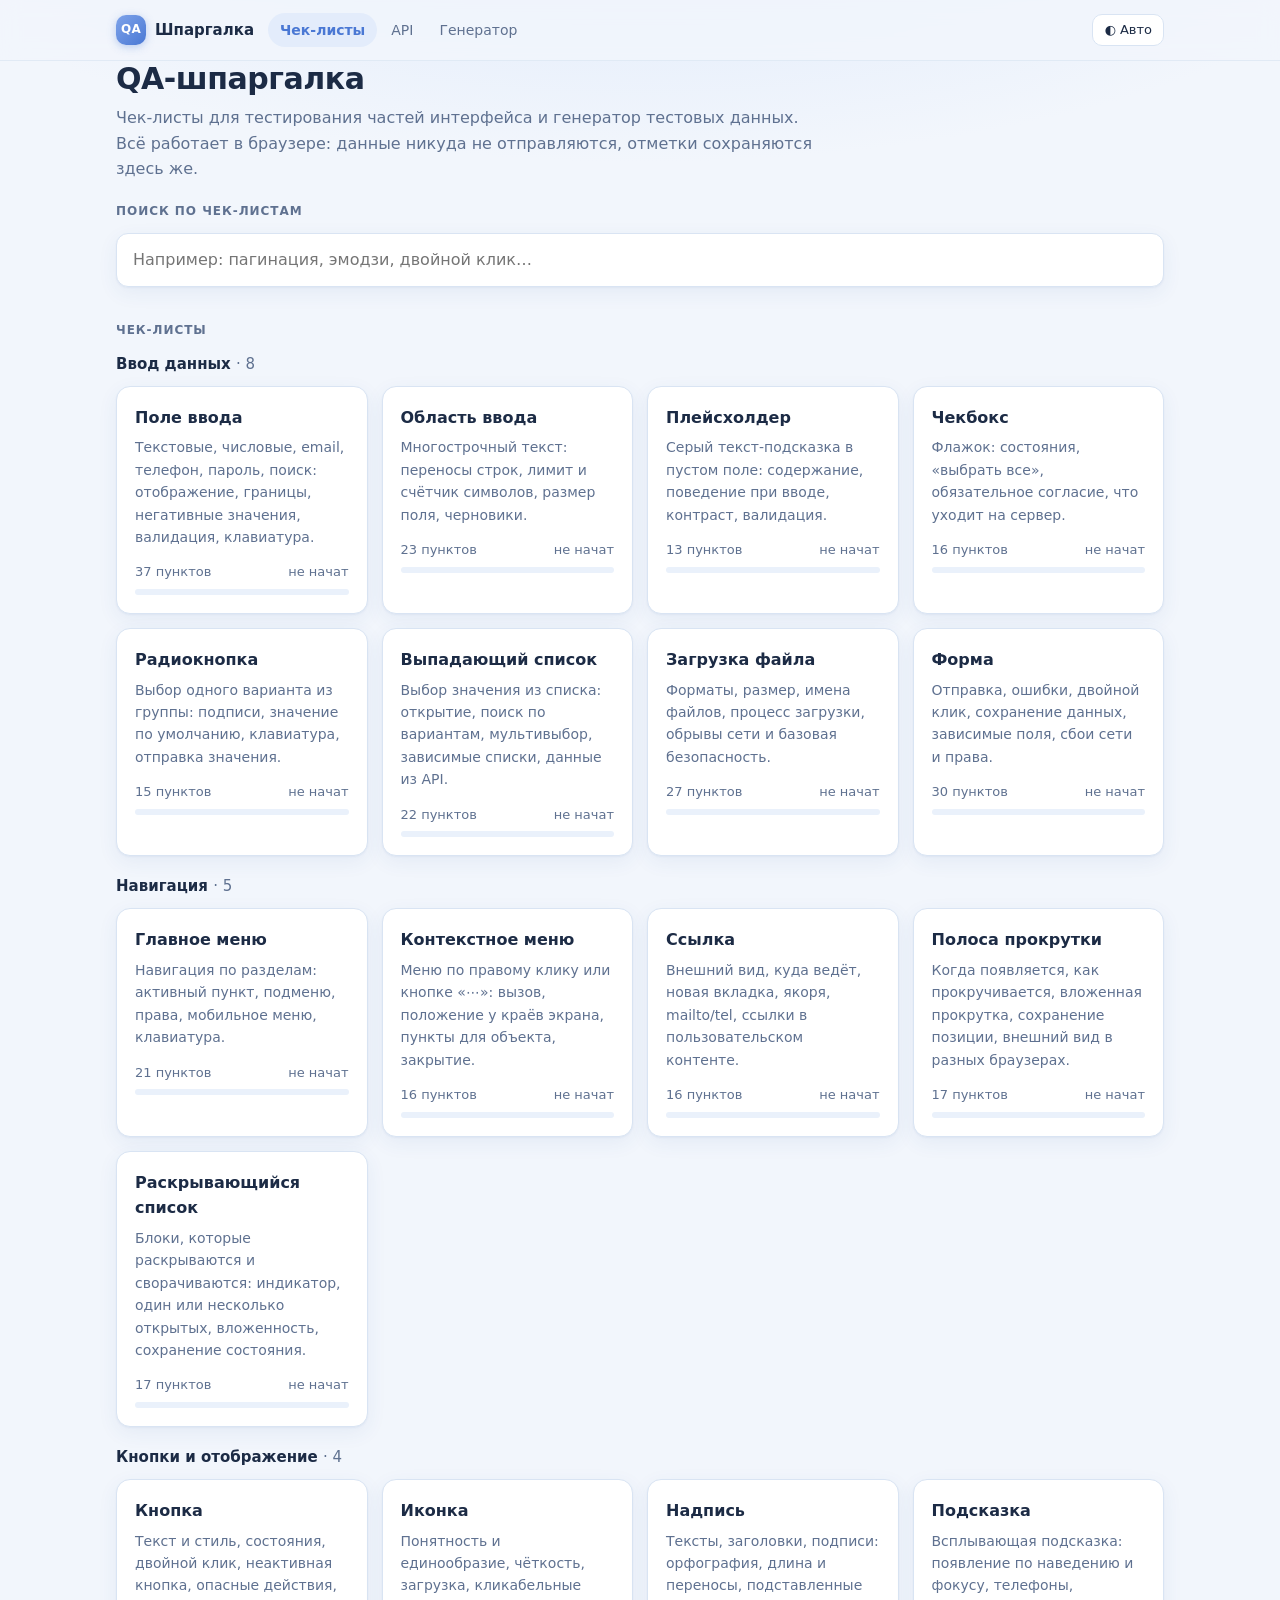
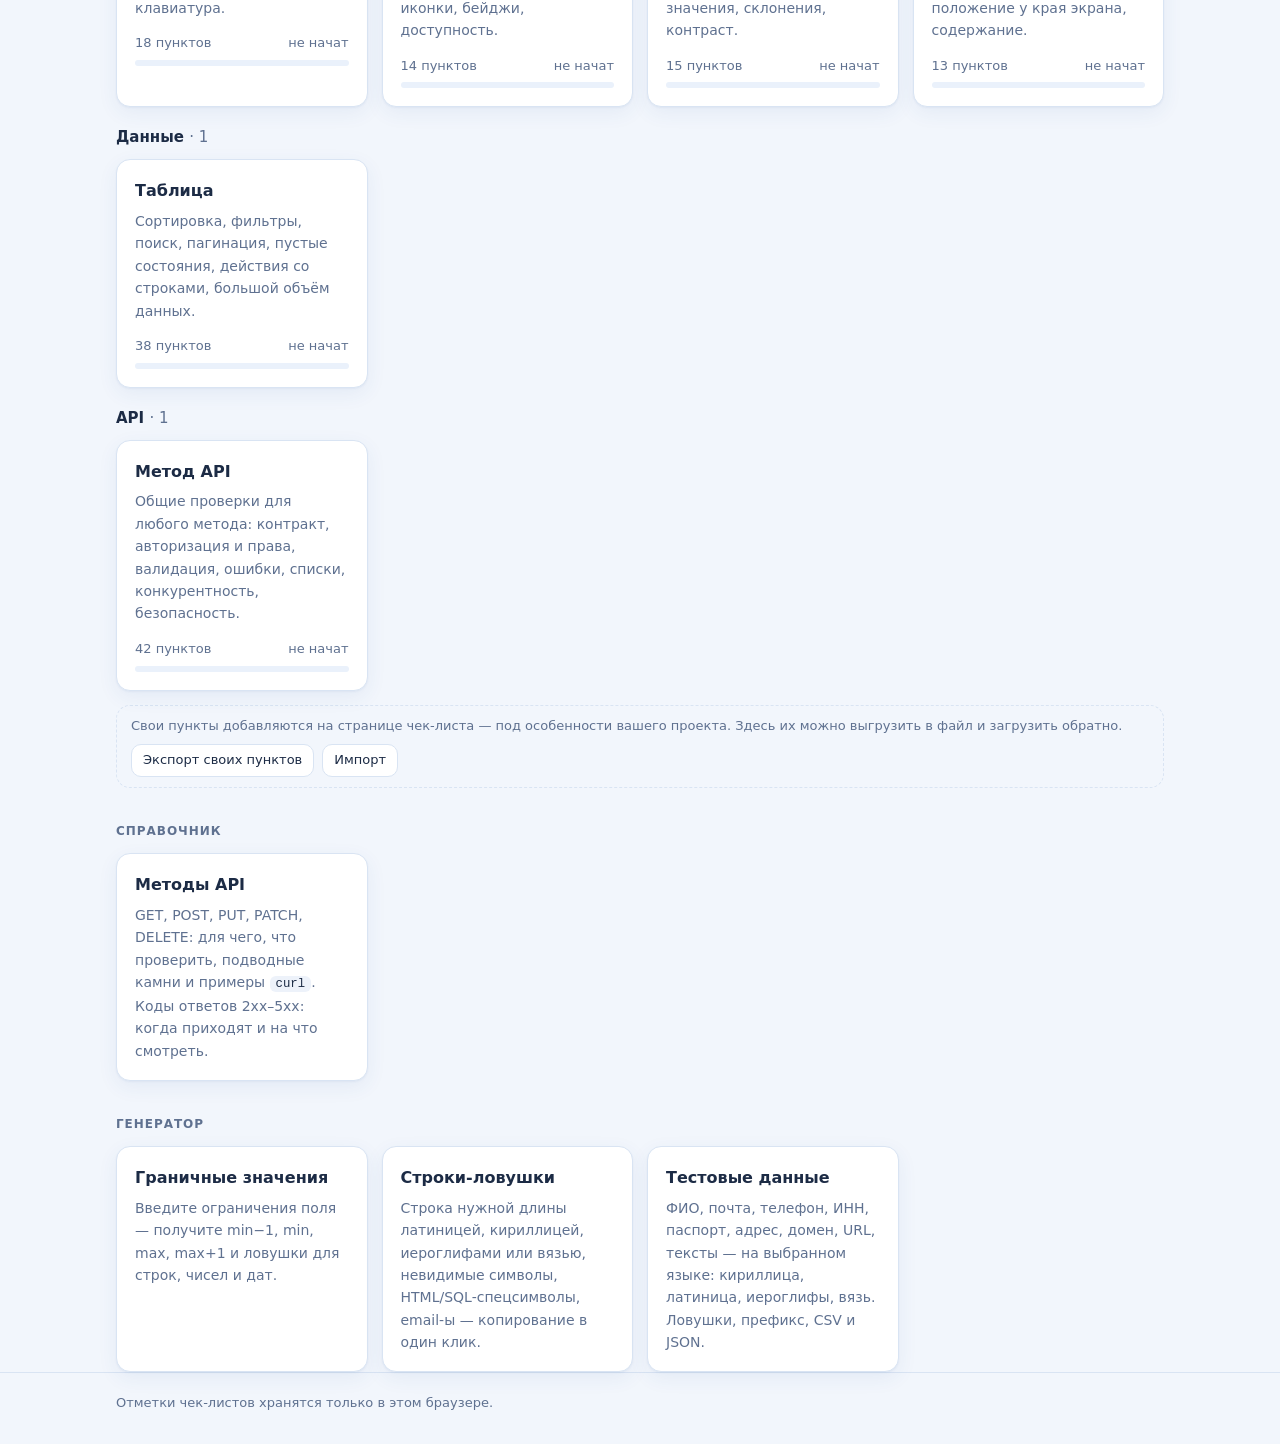
<file: index.html>
<!doctype html>
<html lang="ru">
<head>
  <meta charset="utf-8">
  <meta name="viewport" content="width=device-width, initial-scale=1">
  <title>QA-шпаргалка</title>
  <meta name="description" content="Чек-листы для тестирования элементов интерфейса и генератор тестовых данных.">
  <link rel="icon" href="data:image/svg+xml,%3Csvg xmlns='http://www.w3.org/2000/svg' viewBox='0 0 32 32'%3E%3Crect width='32' height='32' rx='8' fill='%234a78d4'/%3E%3Cpath d='M9 16.5l4.5 4.5L23 11.5' stroke='white' stroke-width='3.2' fill='none' stroke-linecap='round' stroke-linejoin='round'/%3E%3C/svg%3E">
  <link rel="stylesheet" href="assets/style.css?v=d55dda1e">
  <script src="data/checklists.js?v=96a75a4e"></script>
  <script src="assets/common.js?v=d26cf6fa"></script>
</head>
<body>
  <header id="site-header"></header>

  <main class="container">
    <h1>QA-шпаргалка</h1>
    <p class="lead">Чек-листы для тестирования частей интерфейса и генератор тестовых данных. Всё работает в браузере: данные никуда не отправляются, отметки сохраняются здесь же.</p>

    <label for="search" class="section-title" style="display:block;margin-top:8px">Поиск по чек-листам</label>
    <input id="search" class="input search" type="search" placeholder="Например: пагинация, эмодзи, двойной клик…" autocomplete="off" data-testid="home:search">
    <div id="results" class="results" data-testid="home:results"></div>

    <h2 class="section-title">Чек-листы</h2>
    <div id="checklists" data-testid="home:checklists"></div>
    <div class="own-bar small muted" style="margin-top:14px">
      <span id="own-summary" data-testid="home:own-summary"></span>
      <span class="spacer"></span>
      <button class="btn small" id="export-own" type="button" data-testid="custom:export">Экспорт своих пунктов</button>
      <button class="btn small" id="import-own" type="button" data-testid="custom:import">Импорт</button>
    </div>

    <h2 class="section-title">Справочник</h2>
    <div class="grid">
      <a class="card" href="api.html" data-testid="home:api">
        <h3>Методы API</h3>
        <p>GET, POST, PUT, PATCH, DELETE: для чего, что проверить, подводные камни и примеры <code>curl</code>. Коды ответов 2xx–5xx: когда приходят и на что смотреть.</p>
      </a>
    </div>

    <h2 class="section-title">Генератор</h2>
    <div class="grid">
      <a class="card" href="generator.html#boundary" data-testid="home:gen-boundary">
        <h3>Граничные значения</h3>
        <p>Введите ограничения поля — получите min−1, min, max, max+1 и ловушки для строк, чисел и дат.</p>
      </a>
      <a class="card" href="generator.html#strings" data-testid="home:gen-strings">
        <h3>Строки-ловушки</h3>
        <p>Строка нужной длины латиницей, кириллицей, иероглифами или вязью, невидимые символы, HTML/SQL-спецсимволы, email-ы — копирование в один клик.</p>
      </a>
      <a class="card" href="generator.html#data" data-testid="home:gen-data">
        <h3>Тестовые данные</h3>
        <p>ФИО, почта, телефон, ИНН, паспорт, адрес, домен, URL, тексты — на выбранном языке: кириллица, латиница, иероглифы, вязь. Ловушки, префикс, CSV и JSON.</p>
      </a>
    </div>
  </main>

  <footer class="site">
    <div class="container">Отметки чек-листов хранятся только в этом браузере.</div>
  </footer>

  <script src="assets/index.js?v=f702dd15"></script>
</body>
</html>
</file>
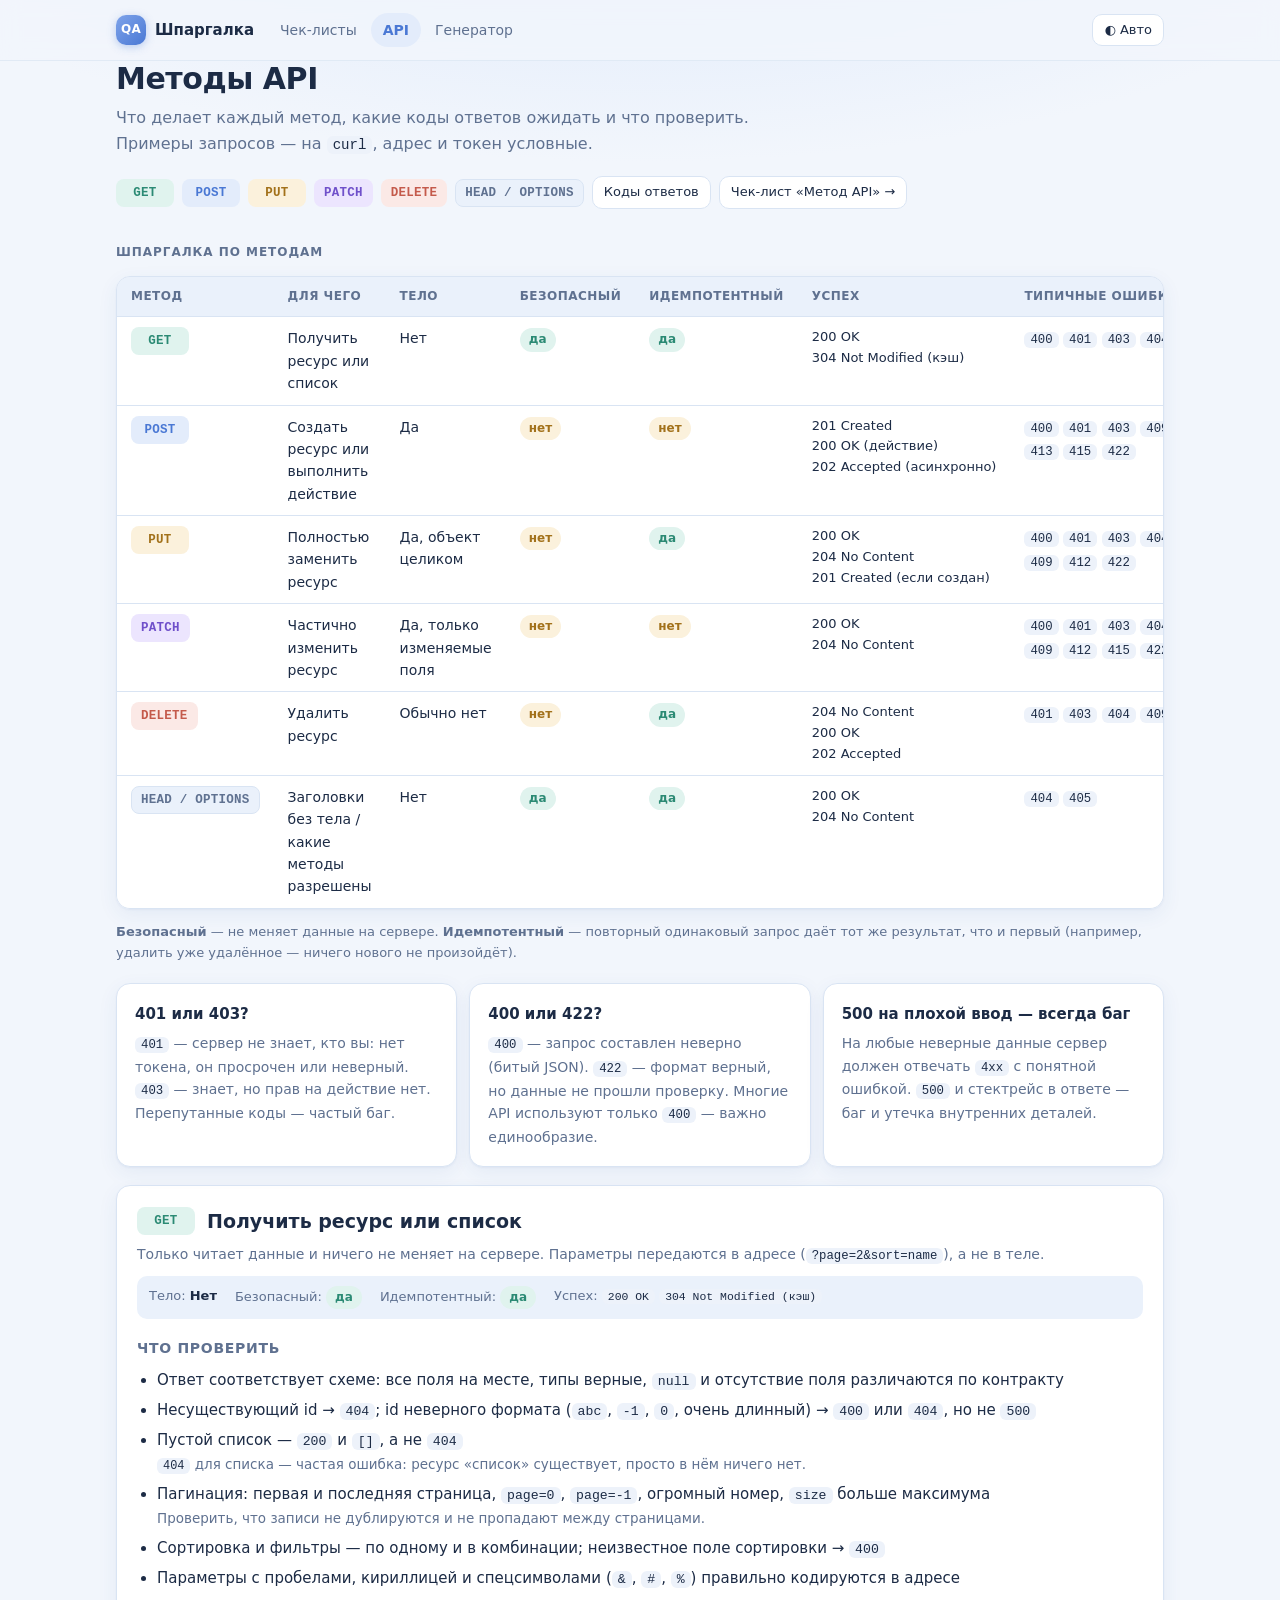
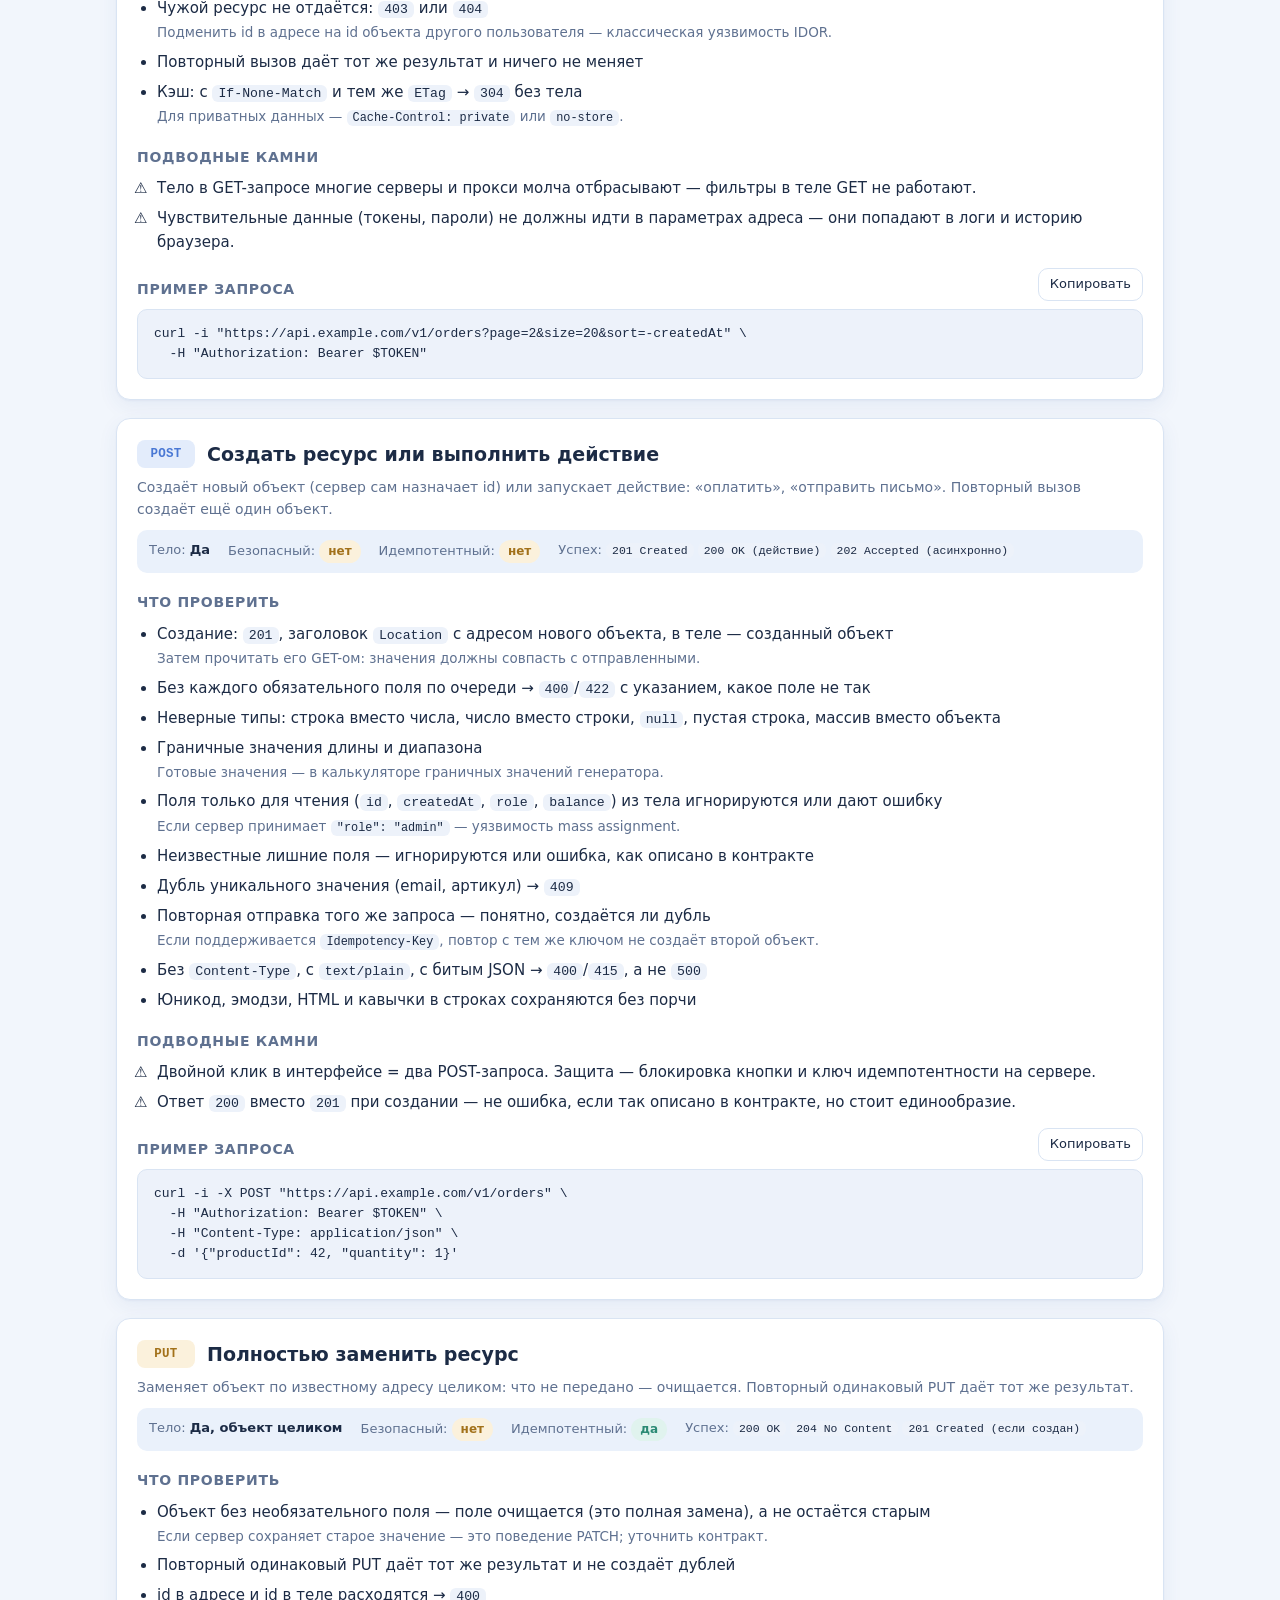
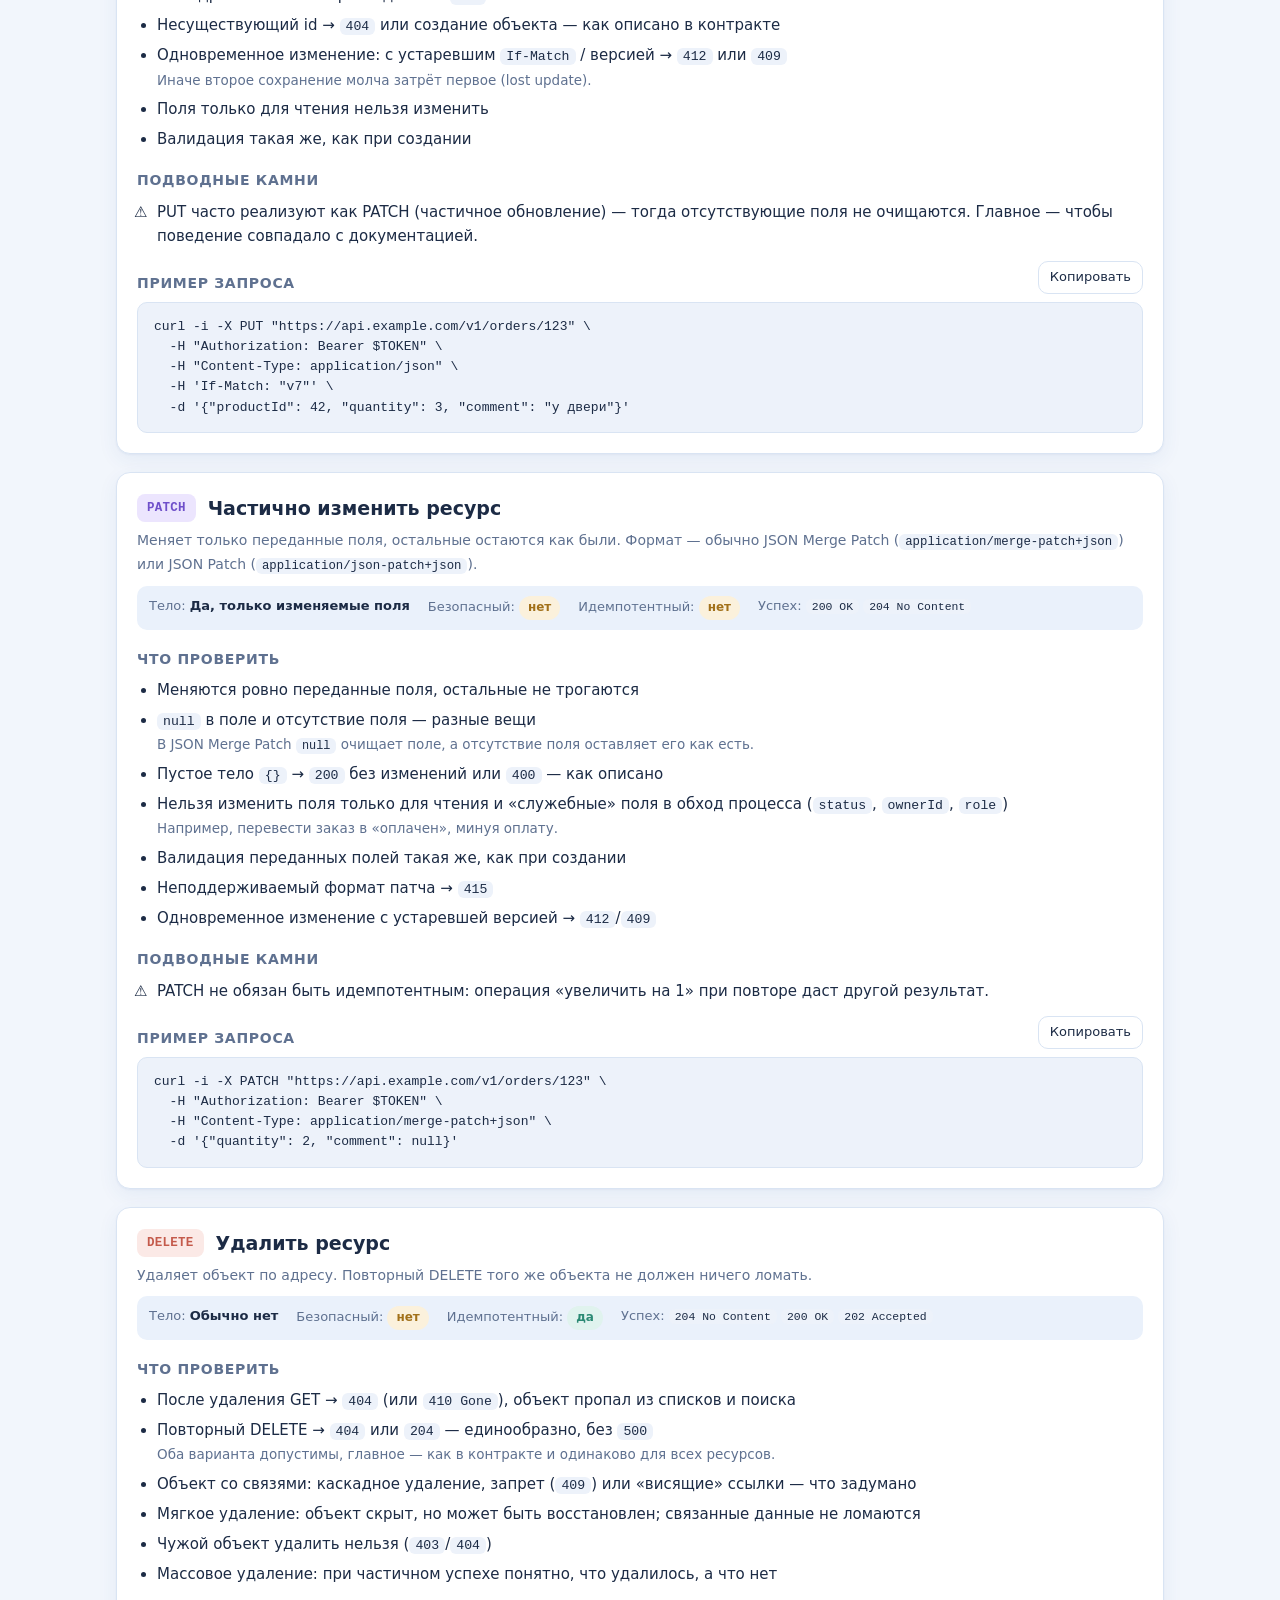
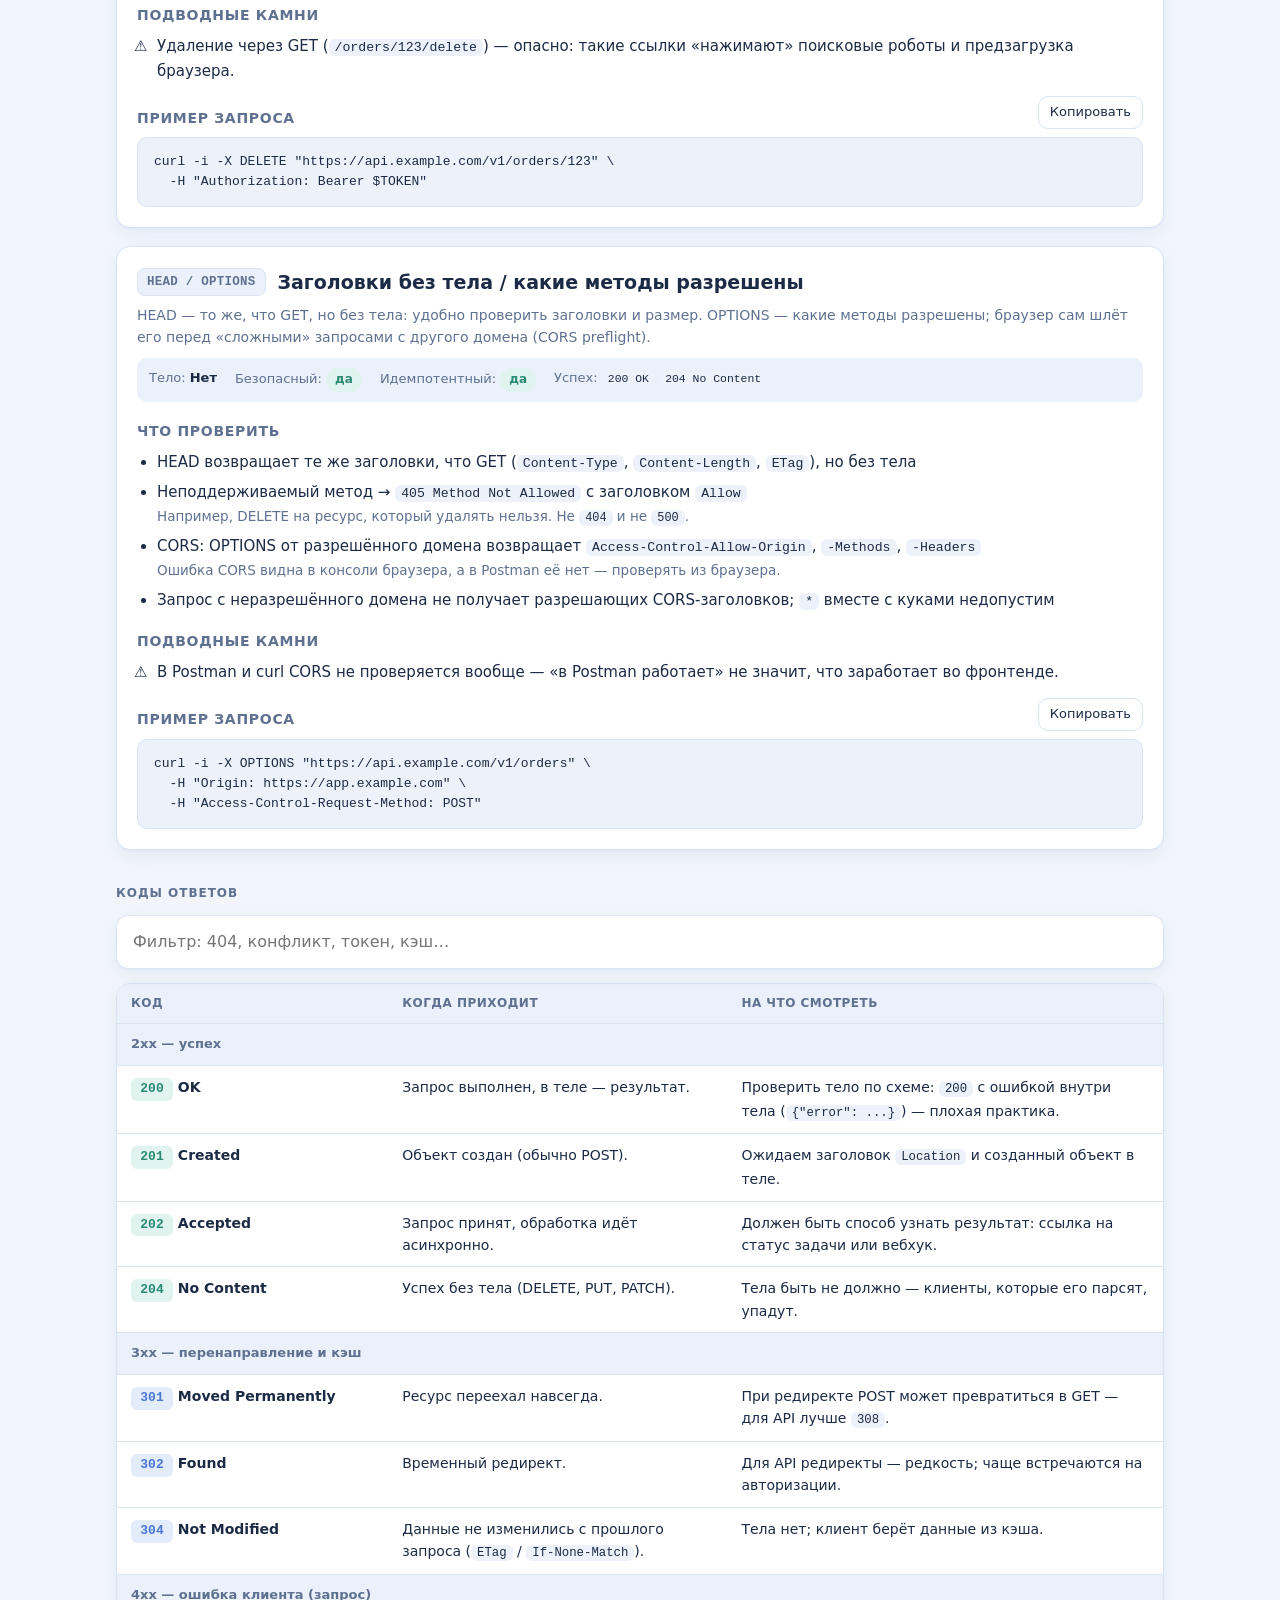
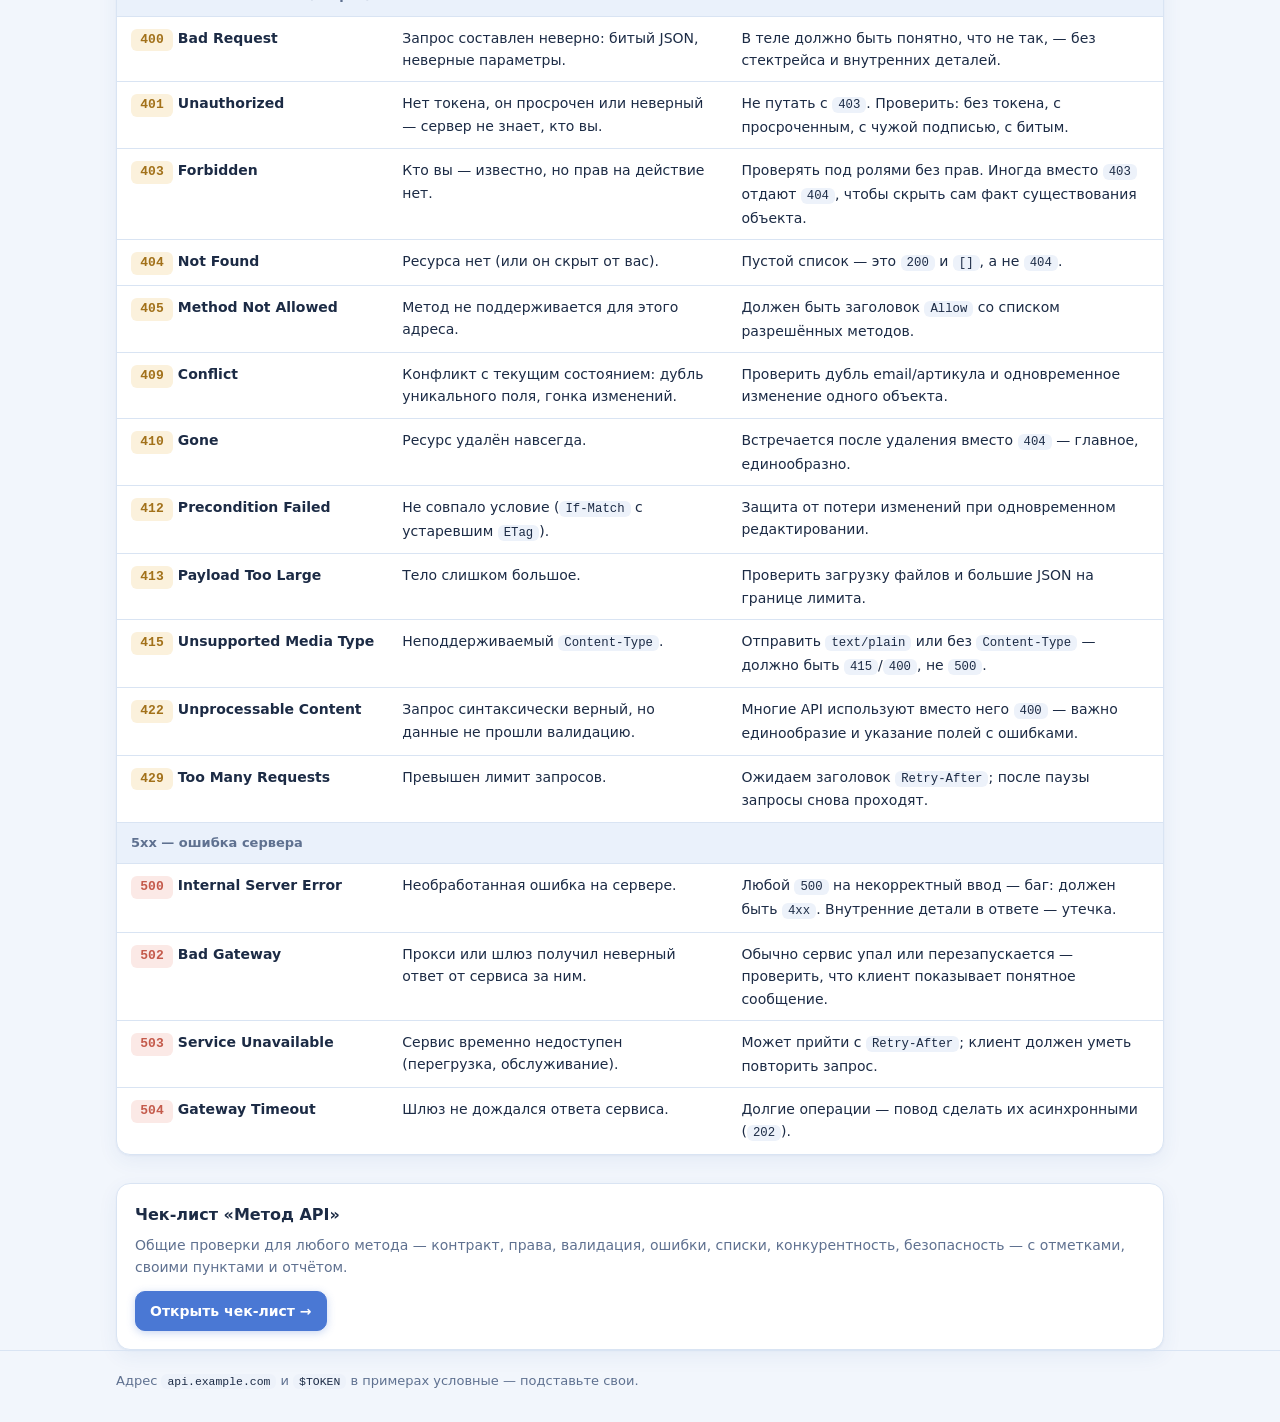
<file: api.html>
<!doctype html>
<html lang="ru">
<head>
  <meta charset="utf-8">
  <meta name="viewport" content="width=device-width, initial-scale=1">
  <title>Методы API — QA-шпаргалка</title>
  <meta name="description" content="Подсказки по тестированию методов API: GET, POST, PUT, PATCH, DELETE и коды ответов.">
  <link rel="icon" href="data:image/svg+xml,%3Csvg xmlns='http://www.w3.org/2000/svg' viewBox='0 0 32 32'%3E%3Crect width='32' height='32' rx='8' fill='%234a78d4'/%3E%3Cpath d='M9 16.5l4.5 4.5L23 11.5' stroke='white' stroke-width='3.2' fill='none' stroke-linecap='round' stroke-linejoin='round'/%3E%3C/svg%3E">
  <link rel="stylesheet" href="assets/style.css?v=d55dda1e">
  <script src="data/checklists.js?v=96a75a4e"></script>
  <script src="data/api.js?v=7fff94e8"></script>
  <script src="assets/common.js?v=d26cf6fa"></script>
</head>
<body>
  <header id="site-header"></header>

  <main class="container">
    <h1>Методы API</h1>
    <p class="lead">Что делает каждый метод, какие коды ответов ожидать и что проверить. Примеры запросов — на <code>curl</code>, адрес и токен условные.</p>

    <nav class="jump" aria-label="Разделы страницы" id="jump" data-testid="api:jump"></nav>

    <h2 class="section-title" id="overview">Шпаргалка по методам</h2>
    <div class="table-wrap">
      <table class="data api-table" data-testid="api:overview">
        <thead>
          <tr><th>Метод</th><th>Для чего</th><th>Тело</th><th>Безопасный</th><th>Идемпотентный</th><th>Успех</th><th>Типичные ошибки</th></tr>
        </thead>
        <tbody id="overview-rows"></tbody>
      </table>
    </div>
    <p class="small muted">
      <b>Безопасный</b> — не меняет данные на сервере. <b>Идемпотентный</b> — повторный одинаковый запрос даёт тот же результат, что и первый (например, удалить уже удалённое — ничего нового не произойдёт).
    </p>

    <div class="tips">
      <div class="card tip">
        <h3>401 или 403?</h3>
        <p><code>401</code> — сервер не знает, кто вы: нет токена, он просрочен или неверный. <code>403</code> — знает, но прав на действие нет. Перепутанные коды — частый баг.</p>
      </div>
      <div class="card tip">
        <h3>400 или 422?</h3>
        <p><code>400</code> — запрос составлен неверно (битый JSON). <code>422</code> — формат верный, но данные не прошли проверку. Многие API используют только <code>400</code> — важно единообразие.</p>
      </div>
      <div class="card tip">
        <h3>500 на плохой ввод — всегда баг</h3>
        <p>На любые неверные данные сервер должен отвечать <code>4xx</code> с понятной ошибкой. <code>500</code> и стектрейс в ответе — баг и утечка внутренних деталей.</p>
      </div>
    </div>

    <div id="methods" data-testid="api:methods"></div>

    <h2 class="section-title" id="codes">Коды ответов</h2>
    <input class="input search" id="codes-filter" type="search" placeholder="Фильтр: 404, конфликт, токен, кэш…" autocomplete="off" data-testid="api:codes-filter">
    <div class="table-wrap">
      <table class="data codes-table" data-testid="api:codes">
        <thead><tr><th>Код</th><th>Когда приходит</th><th>На что смотреть</th></tr></thead>
        <tbody id="codes-rows"></tbody>
      </table>
    </div>
    <p class="small muted" id="codes-empty" hidden>Ничего не найдено.</p>

    <div class="card api-checklist-link">
      <h3>Чек-лист «Метод API»</h3>
      <p>Общие проверки для любого метода — контракт, права, валидация, ошибки, списки, конкурентность, безопасность — с отметками, своими пунктами и отчётом.</p>
      <p style="margin-top:12px"><a class="btn primary" href="checklist.html?id=api" data-testid="api:checklist-link">Открыть чек-лист →</a></p>
    </div>
  </main>

  <footer class="site">
    <div class="container">Адрес <code>api.example.com</code> и <code>$TOKEN</code> в примерах условные — подставьте свои.</div>
  </footer>

  <script src="assets/api.js?v=eee8d640"></script>
</body>
</html>
</file>
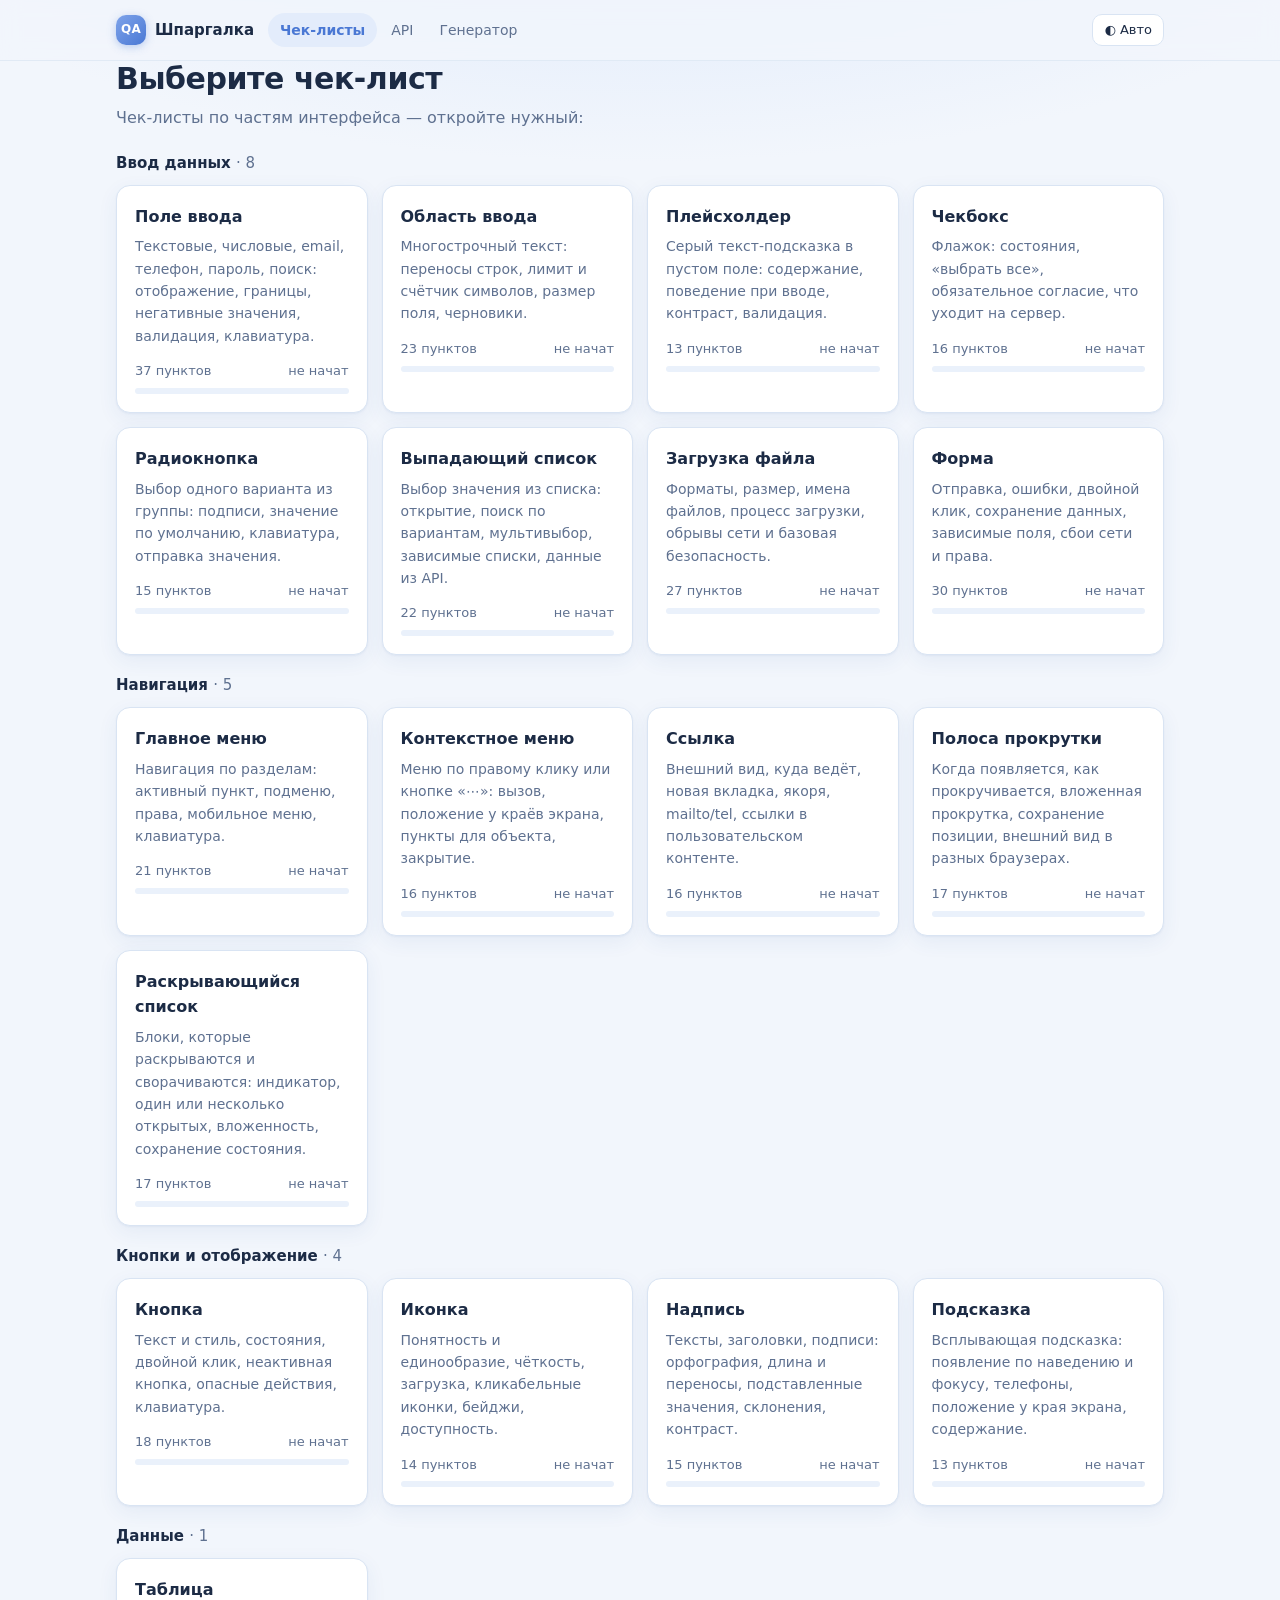
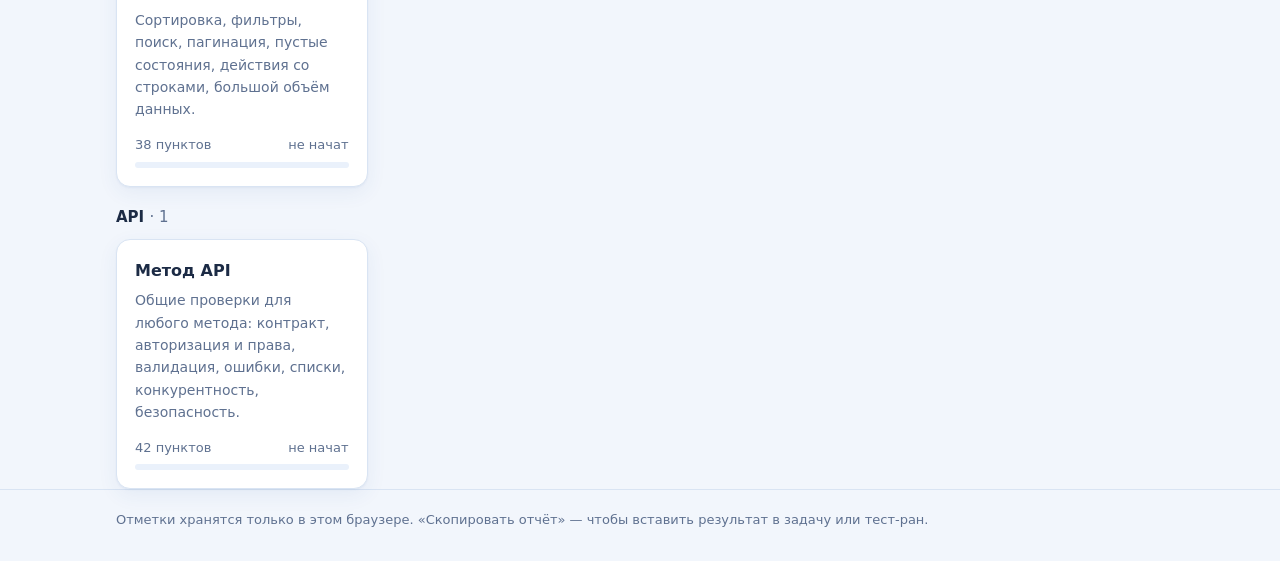
<file: checklist.html>
<!doctype html>
<html lang="ru">
<head>
  <meta charset="utf-8">
  <meta name="viewport" content="width=device-width, initial-scale=1">
  <title>Чек-лист — QA-шпаргалка</title>
  <link rel="icon" href="data:image/svg+xml,%3Csvg xmlns='http://www.w3.org/2000/svg' viewBox='0 0 32 32'%3E%3Crect width='32' height='32' rx='8' fill='%234a78d4'/%3E%3Cpath d='M9 16.5l4.5 4.5L23 11.5' stroke='white' stroke-width='3.2' fill='none' stroke-linecap='round' stroke-linejoin='round'/%3E%3C/svg%3E">
  <link rel="stylesheet" href="assets/style.css?v=d55dda1e">
  <script src="data/checklists.js?v=96a75a4e"></script>
  <script src="assets/common.js?v=d26cf6fa"></script>
</head>
<body>
  <header id="site-header"></header>
  <main class="container" id="app"></main>
  <footer class="site">
    <div class="container">Отметки хранятся только в этом браузере. «Скопировать отчёт» — чтобы вставить результат в задачу или тест-ран.</div>
  </footer>
  <script src="assets/checklist.js?v=33ca232a"></script>
</body>
</html>
</file>
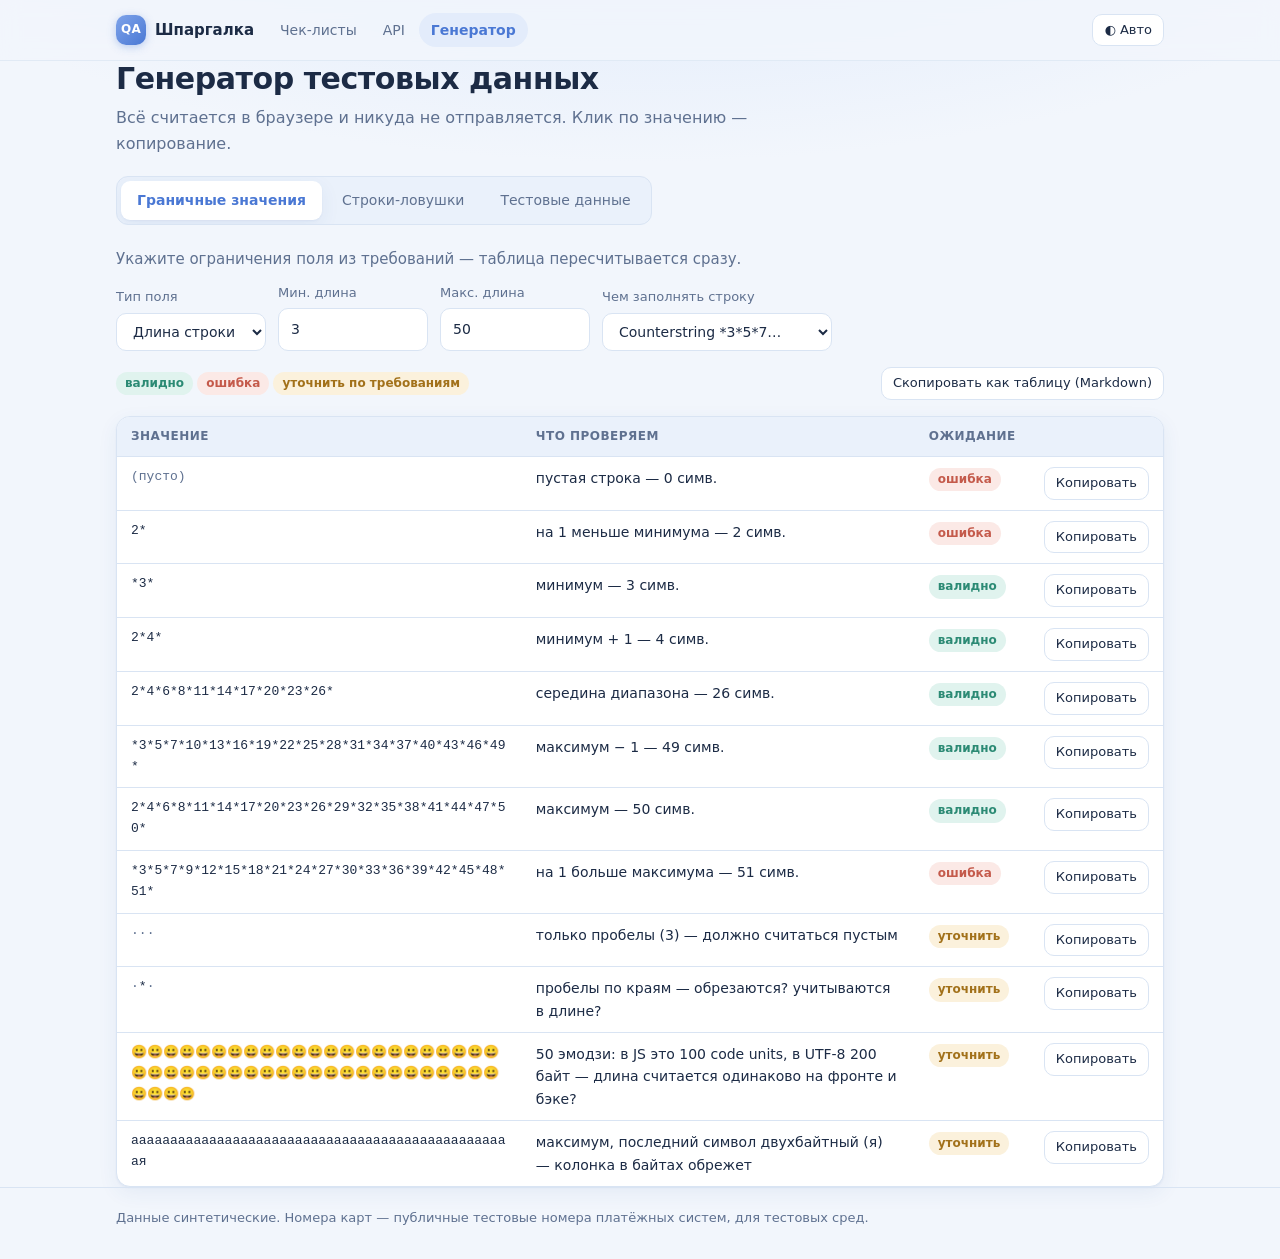
<file: generator.html>
<!doctype html>
<html lang="ru">
<head>
  <meta charset="utf-8">
  <meta name="viewport" content="width=device-width, initial-scale=1">
  <title>Генератор — QA-шпаргалка</title>
  <link rel="icon" href="data:image/svg+xml,%3Csvg xmlns='http://www.w3.org/2000/svg' viewBox='0 0 32 32'%3E%3Crect width='32' height='32' rx='8' fill='%234a78d4'/%3E%3Cpath d='M9 16.5l4.5 4.5L23 11.5' stroke='white' stroke-width='3.2' fill='none' stroke-linecap='round' stroke-linejoin='round'/%3E%3C/svg%3E">
  <link rel="stylesheet" href="assets/style.css?v=d55dda1e">
  <script src="data/checklists.js?v=96a75a4e"></script>
  <script src="assets/common.js?v=d26cf6fa"></script>
</head>
<body>
  <header id="site-header"></header>

  <main class="container">
    <h1>Генератор тестовых данных</h1>
    <p class="lead">Всё считается в браузере и никуда не отправляется. Клик по значению — копирование.</p>

    <div class="tabs" role="tablist">
      <button class="tab" role="tab" id="tab-boundary" aria-controls="boundary" data-tab="boundary" data-testid="generator:tab-boundary">Граничные значения</button>
      <button class="tab" role="tab" id="tab-strings" aria-controls="strings" data-tab="strings" data-testid="generator:tab-strings">Строки-ловушки</button>
      <button class="tab" role="tab" id="tab-data" aria-controls="data" data-tab="data" data-testid="generator:tab-data">Тестовые данные</button>
    </div>

    <!-- Граничные значения -->
    <section class="panel" id="boundary" role="tabpanel" aria-labelledby="tab-boundary">
      <p class="muted">Укажите ограничения поля из требований — таблица пересчитывается сразу.</p>
      <div class="form-row">
        <label class="field">Тип поля
          <select class="input" id="b-type" data-testid="boundary:type">
            <option value="string">Длина строки</option>
            <option value="int">Целое число</option>
            <option value="decimal">Дробное число</option>
            <option value="date">Дата</option>
          </select>
        </label>
        <label class="field"><span id="b-min-label">Минимум</span>
          <input class="input" id="b-min" data-testid="boundary:min">
        </label>
        <label class="field"><span id="b-max-label">Максимум</span>
          <input class="input" id="b-max" data-testid="boundary:max">
        </label>
        <label class="field" id="b-step-field">Шаг
          <input class="input" id="b-step" type="number" value="0.01" step="any" data-testid="boundary:step">
        </label>
        <label class="field wide" id="b-fill-field">Чем заполнять строку
          <select class="input" id="b-fill" data-testid="boundary:fill"></select>
        </label>
        <label class="field" id="b-format-field">Формат даты
          <select class="input" id="b-format" data-testid="boundary:format"></select>
        </label>
      </div>
      <p class="error" id="b-error" role="alert" data-testid="boundary:error" hidden></p>
      <div class="toolbar">
        <span class="small muted" id="b-legend"><span class="tag ok">валидно</span> <span class="tag bad">ошибка</span> <span class="tag check">уточнить по требованиям</span></span>
        <span class="spacer"></span>
        <button class="btn small" id="b-copy-md" type="button" data-testid="boundary:copy-markdown">Скопировать как таблицу (Markdown)</button>
      </div>
      <div class="table-wrap">
        <table class="data">
          <thead><tr><th>Значение</th><th>Что проверяем</th><th>Ожидание</th><th></th></tr></thead>
          <tbody id="b-rows" data-testid="boundary:rows"></tbody>
        </table>
      </div>
    </section>

    <!-- Строки -->
    <section class="panel" id="strings" role="tabpanel" aria-labelledby="tab-strings" hidden>
      <h2>Строка заданной длины</h2>
      <p class="muted small">Counterstring <code>*3*5*7*9*12*</code> — по обрезанному значению сразу видно, сколько символов приняло поле: число перед последней звёздочкой и есть длина.</p>
      <div class="form-row">
        <label class="field">Длина
          <input class="input" id="s-len" type="number" min="0" max="1000000" value="256" data-testid="strings:length">
        </label>
        <label class="field wide">Заполнение
          <select class="input" id="s-fill" data-testid="strings:fill"></select>
        </label>
        <button class="btn primary" id="s-copy" type="button" data-testid="strings:copy">Скопировать</button>
        <button class="btn" id="s-download" type="button" data-testid="strings:download">Скачать .txt</button>
      </div>
      <p class="small muted" id="s-info" data-testid="strings:info"></p>
      <textarea class="input" id="s-out" readonly data-testid="strings:output" aria-label="Сгенерированная строка"></textarea>

      <h2>Готовые наборы</h2>
      <p class="muted small">Клик по значению копирует его. Подписи в скобках — пояснение, копируется только само значение.</p>
      <div class="legend"><span class="l-ok">валидное</span><span class="l-bad">невалидное</span></div>
      <div id="s-sets" data-testid="strings:sets"></div>
    </section>

    <!-- Наборы данных -->
    <section class="panel" id="data" role="tabpanel" aria-labelledby="tab-data" hidden>
      <p class="muted">Выберите язык и поля. Имена, отчество, адрес, телефон и тексты — на выбранном языке; почта — латиницей и всегда на <code>@example.com</code>, домены — только в зарезервированных тестовых зонах (<code>*.example.com</code>, <code>.test</code>, <code>пример.испытание</code>…), письма не уйдут реальным людям. ИНН — с валидными контрольными цифрами, паспорт — в формате РФ.</p>
      <div class="form-row">
        <label class="field wide">Язык данных
          <select class="input" id="d-lang" data-testid="data:lang"></select>
        </label>
        <label class="field wide">Страна телефона
          <select class="input" id="d-phone" data-testid="data:phone-country"></select>
        </label>
        <div class="field wide ms" id="d-cols-wrap">
          <span id="d-cols-label">Поля</span>
          <button class="input ms-toggle" id="d-cols-toggle" type="button" aria-haspopup="true" aria-expanded="false" aria-controls="d-cols-panel" aria-labelledby="d-cols-label d-cols-toggle" data-testid="data:columns-toggle">
            <span class="ms-value" id="d-cols-value"></span><span class="ms-arrow" aria-hidden="true">▾</span>
          </button>
          <div class="ms-panel" id="d-cols-panel" role="group" aria-label="Поля набора" hidden data-testid="data:columns-panel">
            <div class="ms-list" id="d-cols" data-testid="data:columns"></div>
            <div class="ms-actions">
              <button class="btn small" type="button" id="d-cols-all" data-testid="data:columns-all">Все</button>
              <button class="btn small" type="button" id="d-cols-default" data-testid="data:columns-default">По умолчанию</button>
              <span class="spacer"></span>
              <button class="btn small primary" type="button" id="d-cols-done" data-testid="data:columns-done">Готово</button>
            </div>
          </div>
        </div>
      </div>
      <p class="small muted lang-note" id="d-lang-note"></p>
      <div class="form-row" style="margin-top:16px">
        <label class="field">Строк
          <input class="input" id="d-count" type="number" min="1" max="1000" value="10" data-testid="data:count">
        </label>
        <label class="field wide">Префикс
          <input class="input" id="d-prefix" placeholder="например, QA_ или test-{n}-" autocomplete="off" data-testid="data:prefix">
        </label>
        <div class="field wide ms" id="d-pfx-wrap">
          <span id="d-pfx-label">Куда ставить префикс</span>
          <button class="input ms-toggle" id="d-pfx-toggle" type="button" aria-haspopup="true" aria-expanded="false" aria-controls="d-pfx-panel" aria-labelledby="d-pfx-label d-pfx-toggle" data-testid="data:prefix-fields-toggle">
            <span class="ms-value" id="d-pfx-value"></span><span class="ms-arrow" aria-hidden="true">▾</span>
          </button>
          <div class="ms-panel" id="d-pfx-panel" role="group" aria-label="Поля с префиксом" hidden data-testid="data:prefix-fields-panel">
            <div class="ms-list" id="d-pfx-list" data-testid="data:prefix-fields"></div>
            <div class="ms-actions">
              <button class="btn small" type="button" id="d-pfx-all" data-testid="data:prefix-fields-all">Все</button>
              <button class="btn small" type="button" id="d-pfx-default" data-testid="data:prefix-fields-default">По умолчанию</button>
              <span class="spacer"></span>
              <button class="btn small primary" type="button" id="d-pfx-done" data-testid="data:prefix-fields-done">Готово</button>
            </div>
          </div>
        </div>
        <label class="field wide">Ловушки
          <select class="input" id="d-traps" data-testid="data:traps"></select>
        </label>
        <label class="field">Разделитель CSV
          <select class="input" id="d-sep" data-testid="data:separator">
            <option value=";">; (Excel в RU-локали)</option>
            <option value=",">, (запятая)</option>
            <option value="&#9;">Tab</option>
          </select>
        </label>
        <button class="btn primary" id="d-gen" type="button" data-testid="data:generate">Сгенерировать</button>
      </div>
      <div class="prefix-hint small muted">
        <span>Префикс помечает тестовые записи, чтобы потом найти и удалить их одним запросом. <span id="d-prefix-where" data-testid="data:prefix-where"></span> Телефон, ИНН, паспорт и ловушки не трогает.</span>
        <span><code>{n}</code> — номер строки, <code>{date}</code> — сегодняшняя дата (ГГГГММДД). Быстрый выбор:
          <button class="btn small" type="button" data-prefix="QA_" data-testid="data:prefix-preset">QA_</button>
          <button class="btn small" type="button" data-prefix="autotest_" data-testid="data:prefix-preset">autotest_</button>
          <button class="btn small" type="button" data-prefix="test-{n}-" data-testid="data:prefix-preset">test-{n}-</button>
          <button class="btn small" type="button" data-prefix="qa{date}_" data-testid="data:prefix-preset">qa{date}_</button>
          <button class="btn small" type="button" data-prefix="" data-testid="data:prefix-preset">без префикса</button>
        </span>
      </div>
      <p class="error" id="d-error" role="alert" data-testid="data:error" hidden></p>
      <div class="toolbar">
        <span class="small muted" id="d-info" data-testid="data:info"></span>
        <span class="spacer"></span>
        <button class="btn small" id="d-copy-csv" type="button" data-testid="data:copy-csv">Копировать CSV</button>
        <button class="btn small" id="d-copy-json" type="button" data-testid="data:copy-json">Копировать JSON</button>
        <button class="btn small" id="d-dl-csv" type="button" data-testid="data:download-csv">Скачать CSV</button>
        <button class="btn small" id="d-dl-json" type="button" data-testid="data:download-json">Скачать JSON</button>
      </div>
      <div class="table-wrap">
        <table class="data cells"><thead id="d-head"></thead><tbody id="d-rows" data-testid="data:rows"></tbody></table>
      </div>
      <p class="small muted">Клик по ячейке копирует её значение целиком. В таблице — первые 50 строк, в CSV/JSON — все.
        Ловушки (<span class="trap-sample">подсвечены</span>) — пустые, граничные и необычные значения в почте, текстах, наборах слов, доменах и URL; часть из них невалидна намеренно.</p>
    </section>
  </main>

  <footer class="site">
    <div class="container">Данные синтетические. Номера карт — публичные тестовые номера платёжных систем, для тестовых сред.</div>
  </footer>

  <script src="assets/gen-core.js?v=bddb6378"></script>
  <script src="assets/generator.js?v=ed4cced9"></script>
</body>
</html>
</file>
<file: assets/style.css>
/* Мягкая синяя гамма: светлая — бледно-голубой фон и тёмно-синий текст, тёмная — глубокий navy */
:root {
  --bg: #f2f6fc;
  --glow: #dce8fb;
  --surface: #ffffff;
  --surface-2: #eaf1fb;
  --text: #1c2b45;
  --muted: #5f7190;
  --border: #d9e4f3;
  --accent: #4a78d4;
  --accent-strong: #3864bf;
  --accent-light: #7ea3ea;
  --accent-soft: #e3ecfb;
  --on-accent: #ffffff;
  --ok: #2b8a74;
  --ok-soft: #e0f3ee;
  --bad: #c45a4b;
  --bad-soft: #fbe9e6;
  --warn: #a2711a;
  --warn-soft: #fbf1dc;
  --code-bg: #edf2fa;
  --shadow: 0 1px 2px rgba(40, 80, 150, .05), 0 6px 20px rgba(40, 80, 150, .07);
  --shadow-hover: 0 2px 4px rgba(40, 80, 150, .07), 0 12px 28px rgba(40, 80, 150, .12);
  --radius: 14px;
  --font: system-ui, -apple-system, "Segoe UI", Roboto, sans-serif;
  --mono: ui-monospace, "Cascadia Code", Consolas, "Liberation Mono", monospace;
  color-scheme: light;
}

@media (prefers-color-scheme: dark) {
  :root:not([data-theme="light"]) {
    --bg: #0f1828;
    --glow: #1b2f52;
    --surface: #16223a;
    --surface-2: #1c2a45;
    --text: #e2eaf7;
    --muted: #94a6c4;
    --border: #2a3a58;
    --accent: #8fb1f5;
    --accent-strong: #a9c3f8;
    --accent-light: #5f86d4;
    --accent-soft: #1f3256;
    --on-accent: #0d1830;
    --ok: #5ccaa9;
    --ok-soft: #173a33;
    --bad: #f09a8a;
    --bad-soft: #3d2228;
    --warn: #e8c069;
    --warn-soft: #3a3120;
    --code-bg: #1f2d48;
    --shadow: 0 1px 2px rgba(0, 0, 0, .25);
    --shadow-hover: 0 4px 18px rgba(0, 0, 0, .35);
    color-scheme: dark;
  }
}

:root[data-theme="dark"] {
  --bg: #0f1828;
  --glow: #1b2f52;
  --surface: #16223a;
  --surface-2: #1c2a45;
  --text: #e2eaf7;
  --muted: #94a6c4;
  --border: #2a3a58;
  --accent: #8fb1f5;
  --accent-strong: #a9c3f8;
  --accent-light: #5f86d4;
  --accent-soft: #1f3256;
  --on-accent: #0d1830;
  --ok: #5ccaa9;
  --ok-soft: #173a33;
  --bad: #f09a8a;
  --bad-soft: #3d2228;
  --warn: #e8c069;
  --warn-soft: #3a3120;
  --code-bg: #1f2d48;
  --shadow: 0 1px 2px rgba(0, 0, 0, .25);
  --shadow-hover: 0 4px 18px rgba(0, 0, 0, .35);
  color-scheme: dark;
}

* { box-sizing: border-box; }
[hidden] { display: none !important; }
html { -webkit-text-size-adjust: 100%; }
body {
  margin: 0;
  min-height: 100vh;
  background: radial-gradient(1100px 420px at 50% -140px, var(--glow), transparent 72%) no-repeat, var(--bg);
  color: var(--text);
  font: 15px/1.6 var(--font);
}
a { color: var(--accent); }
:focus-visible { outline: 2px solid var(--accent); outline-offset: 2px; border-radius: 6px; }
::selection { background: var(--accent-soft); }
code {
  font-family: var(--mono);
  font-size: .88em;
  background: var(--code-bg);
  color: var(--text);
  padding: 1px 6px;
  border-radius: 6px;
  word-break: break-word;
}

.container { max-width: 1080px; margin: 0 auto; padding: 0 16px; }

/* Шапка */
header.site {
  position: sticky;
  top: 0;
  z-index: 10;
  background: color-mix(in srgb, var(--bg) 82%, transparent);
  backdrop-filter: blur(10px);
  border-bottom: 1px solid color-mix(in srgb, var(--border) 70%, transparent);
}
.site-inner { display: flex; align-items: center; gap: 14px; height: 60px; }
.brand {
  display: flex; align-items: center; gap: 9px;
  font-weight: 700; text-decoration: none; color: var(--text); white-space: nowrap;
}
.brand-mark {
  width: 30px; height: 30px; border-radius: 10px;
  background: linear-gradient(135deg, var(--accent-light), var(--accent));
  color: var(--on-accent);
  display: grid; place-items: center; font-size: 12px; letter-spacing: .02em;
  box-shadow: 0 2px 8px color-mix(in srgb, var(--accent) 35%, transparent);
}
.nav { display: flex; gap: 2px; overflow-x: auto; flex: 1; min-width: 0; scrollbar-width: none; }
.nav::-webkit-scrollbar { display: none; }
.nav a {
  padding: 6px 12px; border-radius: 999px; text-decoration: none;
  color: var(--muted); white-space: nowrap; font-size: 14px;
  transition: background .15s, color .15s;
}
.nav a:hover { background: var(--surface-2); color: var(--text); }
.nav a.active { background: var(--accent-soft); color: var(--accent); font-weight: 600; }

main { padding: 32px 0 52px; }
h1 { font-size: 30px; line-height: 1.2; margin: 0 0 8px; letter-spacing: -.015em; }
.lead { color: var(--muted); margin: 0 0 20px; max-width: 700px; font-size: 16px; }
.section-title {
  font-size: 12px; font-weight: 700; text-transform: uppercase; letter-spacing: .08em;
  color: var(--muted); margin: 34px 0 12px;
}
footer.site { border-top: 1px solid var(--border); padding: 20px 0 30px; color: var(--muted); font-size: 13px; }

/* Карточки */
.grid { display: grid; grid-template-columns: repeat(auto-fill, minmax(240px, 1fr)); gap: 14px; }
.card {
  background: var(--surface); border: 1px solid var(--border);
  border-radius: var(--radius); padding: 18px; box-shadow: var(--shadow);
}
a.card { display: block; text-decoration: none; color: inherit; transition: border-color .15s, transform .15s, box-shadow .15s; }
a.card:hover { border-color: color-mix(in srgb, var(--accent) 45%, var(--border)); transform: translateY(-2px); box-shadow: var(--shadow-hover); }
.card h3 { margin: 0 0 6px; font-size: 16px; }
.card p { margin: 0; color: var(--muted); font-size: 14px; }
.card .meta { display: flex; justify-content: space-between; gap: 8px; font-size: 13px; color: var(--muted); margin-top: 14px; }
.card .progress { margin-top: 6px; }

.progress { height: 6px; background: var(--surface-2); border-radius: 99px; overflow: hidden; }
.progress > span { display: block; height: 100%; width: 0; border-radius: 99px; background: linear-gradient(90deg, var(--accent-light), var(--accent)); transition: width .25s; }

/* Поля и кнопки */
.input, select.input, textarea.input {
  font: inherit; font-size: 14px; padding: 9px 12px;
  border: 1px solid var(--border); border-radius: 10px;
  background: var(--surface); color: var(--text); min-width: 0;
  transition: border-color .15s, box-shadow .15s;
}
.input:focus { outline: none; border-color: var(--accent); box-shadow: 0 0 0 3px color-mix(in srgb, var(--accent) 20%, transparent); }
textarea.input { font-family: var(--mono); font-size: 13px; width: 100%; min-height: 110px; resize: vertical; }
.search { width: 100%; padding: 13px 16px; font-size: 16px; border-radius: 12px; box-shadow: var(--shadow); }
.btn {
  display: inline-flex; align-items: center; gap: 6px;
  font: inherit; font-size: 14px; padding: 8px 14px; border-radius: 10px;
  border: 1px solid var(--border); background: var(--surface); color: var(--text);
  cursor: pointer; white-space: nowrap; transition: background .15s, border-color .15s, color .15s;
}
.btn:hover { background: var(--surface-2); border-color: color-mix(in srgb, var(--accent) 30%, var(--border)); }
.btn.primary { background: var(--accent); border-color: var(--accent); color: var(--on-accent); font-weight: 600; box-shadow: 0 2px 8px color-mix(in srgb, var(--accent) 30%, transparent); }
.btn.primary:hover { background: var(--accent-strong); border-color: var(--accent-strong); }
.btn.small { padding: 5px 11px; font-size: 13px; }
.btn[aria-pressed="true"] { background: var(--accent-soft); border-color: var(--accent); color: var(--accent); }
a.btn { text-decoration: none; }
.toolbar { display: flex; flex-wrap: wrap; gap: 8px; align-items: center; margin: 16px 0; }
.toolbar .spacer { flex: 1; }

.form-row { display: flex; flex-wrap: wrap; gap: 12px; align-items: flex-end; }
.field { display: flex; flex-direction: column; gap: 5px; font-size: 13px; color: var(--muted); }
.field .input { width: 150px; }
.field.wide .input { width: 230px; }
.checkline { display: flex; gap: 8px; align-items: center; font-size: 14px; cursor: pointer; padding: 3px 0; }
.checkline input { width: 16px; height: 16px; accent-color: var(--accent); }
.cols {
  display: grid; grid-template-columns: repeat(auto-fill, minmax(220px, 1fr)); gap: 4px 16px;
  background: var(--surface); border: 1px solid var(--border); border-radius: var(--radius); padding: 14px 16px; box-shadow: var(--shadow);
}
.error { color: var(--bad); font-size: 14px; margin: 10px 0 0; }
.lang-note { margin: 8px 0 0; max-width: 760px; }

/* Список с выбором нескольких значений (поля набора) */
.ms { position: relative; }
.ms-toggle {
  display: flex; align-items: center; justify-content: space-between; gap: 10px;
  text-align: left; cursor: pointer; width: 300px;
}
.ms-toggle:hover { border-color: color-mix(in srgb, var(--accent) 40%, var(--border)); }
.ms-value { overflow: hidden; text-overflow: ellipsis; white-space: nowrap; color: var(--text); }
.ms-arrow { color: var(--muted); transition: transform .15s; }
.ms.open .ms-toggle { border-color: var(--accent); box-shadow: 0 0 0 3px color-mix(in srgb, var(--accent) 20%, transparent); }
.ms.open .ms-arrow { transform: rotate(180deg); }
.ms-panel {
  position: absolute; z-index: 30; top: 100%; left: 0; margin-top: 6px;
  width: 340px; max-width: calc(100vw - 32px);
  background: var(--surface); border: 1px solid var(--border); border-radius: var(--radius);
  box-shadow: var(--shadow-hover); padding: 8px 6px 10px;
  color: var(--text); font-size: 14px;
}
.ms-list { display: flex; flex-direction: column; max-height: min(440px, 60vh); overflow-y: auto; }
.ms-list .checkline { padding: 7px 10px; border-radius: 8px; }
.ms-list .checkline:hover { background: var(--surface-2); }
.ms-actions { display: flex; gap: 6px; align-items: center; padding: 8px 8px 0; margin-top: 6px; border-top: 1px solid var(--border); }
.ms-actions .spacer { flex: 1; }
.prefix-hint { display: flex; flex-direction: column; gap: 6px; margin-top: 12px; }
.prefix-hint .btn.small { padding: 2px 9px; margin: 2px 2px 0 0; font-family: var(--mono); font-size: 12px; }
.muted { color: var(--muted); }
.small { font-size: 13px; }

/* Поиск на главной */
.results { margin-top: 8px; background: var(--surface); border: 1px solid var(--border); border-radius: var(--radius); overflow: hidden; box-shadow: var(--shadow); }
.results:empty { display: none; }
.res { display: block; padding: 11px 16px; border-top: 1px solid var(--border); text-decoration: none; color: var(--text); }
.res:first-child { border-top: 0; }
.res:hover { background: var(--surface-2); }
.res small { display: block; color: var(--muted); font-size: 12px; }
.res-empty { padding: 12px 16px; color: var(--muted); }
mark { background: var(--accent-soft); color: var(--accent-strong); border-radius: 4px; padding: 0 2px; }

/* Чек-лист */
.summary-bar { display: flex; align-items: center; gap: 12px; }
.summary-bar .progress { flex: 1; height: 8px; }
.summary-bar .count { white-space: nowrap; font-size: 14px; font-weight: 600; }
.related { display: flex; flex-wrap: wrap; gap: 8px; margin-bottom: 4px; }
.group { margin-top: 24px; }
.group-head { display: flex; justify-content: space-between; align-items: baseline; gap: 12px; }
.group-head h2 { font-size: 17px; margin: 0; }
.group-head .count { color: var(--muted); font-size: 13px; white-space: nowrap; }
.items { list-style: none; margin: 8px 0 0; padding: 0; background: var(--surface); border: 1px solid var(--border); border-radius: var(--radius); overflow: hidden; box-shadow: var(--shadow); }
.item { border-top: 1px solid var(--border); scroll-margin-top: 90px; }
.item:first-child { border-top: 0; }
.item label { display: flex; gap: 12px; padding: 13px 16px; cursor: pointer; align-items: flex-start; transition: background .12s; }
.item label:hover { background: color-mix(in srgb, var(--surface-2) 65%, transparent); }
.item input[type="checkbox"] { width: 18px; height: 18px; margin: 2px 0 0; accent-color: var(--accent); flex: none; }
.item .hint { font-size: 13.5px; color: var(--muted); margin-top: 3px; }
.item.done .text { color: var(--muted); text-decoration: line-through; text-decoration-color: color-mix(in srgb, var(--muted) 60%, transparent); }
.hide-done .item.done { display: none; }
.hide-done .group.all-done { display: none; }
.item.flash { animation: flash 2s ease-out; }

/* Разделы чек-листов, «хлебные крошки», переключатель, соседние чек-листы */
.cat { margin-top: 18px; }
.cat:first-child { margin-top: 0; }
.cat-title { font-size: 15px; margin: 0 0 10px; }
.cat-title .muted { font-weight: 400; }
.crumbs-row { display: flex; flex-wrap: wrap; align-items: center; justify-content: space-between; gap: 8px 16px; margin-bottom: 10px; }
.crumbs { color: var(--muted); }
.crumbs a { color: var(--muted); text-decoration: none; }
.crumbs a:hover { color: var(--accent); text-decoration: underline; }
.switcher { min-width: 220px; }
.pager { display: flex; justify-content: space-between; gap: 12px; margin-top: 30px; flex-wrap: wrap; }
.pager .btn { text-decoration: none; }

/* Страница «Методы API» */
.jump { display: flex; flex-wrap: wrap; gap: 8px; align-items: center; margin: 4px 0 8px; }
.jump a { text-decoration: none; }
.method {
  display: inline-block; min-width: 58px; padding: 3px 9px; border-radius: 8px; text-align: center;
  font-family: var(--mono); font-size: 12.5px; font-weight: 700; letter-spacing: .02em; white-space: nowrap;
  background: var(--surface-2); color: var(--muted); border: 1px solid transparent;
}
.method.m-get { background: var(--ok-soft); color: var(--ok); }
.method.m-post { background: var(--accent-soft); color: var(--accent); }
.method.m-put { background: var(--warn-soft); color: var(--warn); }
.method.m-patch { background: color-mix(in srgb, #8b5cf6 16%, var(--surface)); color: color-mix(in srgb, #8b5cf6 75%, var(--text)); }
.method.m-delete { background: var(--bad-soft); color: var(--bad); }
.method.m-head-options { background: var(--surface-2); color: var(--muted); border-color: var(--border); }
.jump a:hover .method { filter: brightness(1.05); box-shadow: 0 0 0 2px color-mix(in srgb, var(--accent) 25%, transparent); }
.api-table td { vertical-align: middle; }
.nowrap-list { white-space: nowrap; font-size: 13px; }
.tips { display: grid; grid-template-columns: repeat(auto-fit, minmax(240px, 1fr)); gap: 12px; margin: 20px 0 8px; }
.tip h3 { font-size: 15px; }
.tip p { font-size: 14px; }
.method-card { margin-top: 18px; scroll-margin-top: 80px; padding: 20px; }
.method-head { display: flex; align-items: center; gap: 12px; margin-bottom: 6px; }
.method-head h2 { font-size: 19px; margin: 0; }
.method-card > p { margin: 0 0 10px; }
.method-card h3 { font-size: 14px; text-transform: uppercase; letter-spacing: .05em; color: var(--muted); margin: 18px 0 8px; }
.method-meta { display: flex; flex-wrap: wrap; gap: 6px 18px; color: var(--muted); padding: 10px 12px; background: var(--surface-2); border-radius: 10px; }
.method-meta b { color: var(--text); font-weight: 600; }
.checks, .pitfalls { margin: 0; padding-left: 20px; }
.checks li, .pitfalls li { margin: 6px 0; }
.checks .hint { font-size: 13.5px; color: var(--muted); margin-top: 2px; }
.pitfalls li::marker { content: "⚠  "; }
.example-head { display: flex; align-items: center; justify-content: space-between; gap: 12px; }
.example-head h3 { margin-bottom: 8px; }
pre.example {
  margin: 0; padding: 14px 16px; overflow-x: auto; border-radius: 10px;
  background: var(--code-bg); border: 1px solid var(--border);
  font-family: var(--mono); font-size: 13px; line-height: 1.55;
}
pre.example code { background: none; padding: 0; font-size: inherit; word-break: normal; white-space: pre; }
.codes-table .class-row td { background: var(--surface-2); font-weight: 600; font-size: 13px; color: var(--muted); }
.code-cell { white-space: nowrap; font-weight: 600; }
.status { display: inline-block; min-width: 42px; padding: 1px 7px; border-radius: 6px; font-family: var(--mono); font-size: 13px; text-align: center; }
.status.s2 { background: var(--ok-soft); color: var(--ok); }
.status.s3 { background: var(--accent-soft); color: var(--accent); }
.status.s4 { background: var(--warn-soft); color: var(--warn); }
.status.s5 { background: var(--bad-soft); color: var(--bad); }
.api-checklist-link { margin-top: 28px; }

/* Свои пункты и группы */
.item { display: flex; align-items: flex-start; }
.item label { flex: 1; min-width: 0; }
.item.own { background: color-mix(in srgb, var(--accent-soft) 35%, transparent); }
.item.editing { display: block; padding: 12px 16px; }
.own-tag {
  display: inline-block; vertical-align: 1px; margin-left: 4px; padding: 0 7px;
  border-radius: 99px; background: var(--accent-soft); color: var(--accent);
  font-size: 11px; font-weight: 600; letter-spacing: .02em; white-space: nowrap;
}
.group-head h2 .own-tag { font-size: 11px; vertical-align: 2px; }
.item-actions { display: flex; gap: 2px; padding: 9px 10px 0 0; opacity: .6; transition: opacity .15s; }
.item:hover .item-actions, .item-actions:focus-within { opacity: 1; }
.icon-btn {
  width: 30px; height: 30px; display: inline-grid; place-items: center;
  border: 1px solid transparent; border-radius: 8px; background: none; color: var(--muted);
  font: inherit; font-size: 14px; cursor: pointer; transition: background .15s, color .15s, border-color .15s;
}
.icon-btn:hover { background: var(--surface-2); color: var(--accent); border-color: var(--border); }
.icon-btn[data-action^="delete"]:hover { color: var(--bad); }
.group-head-right { display: inline-flex; align-items: center; gap: 2px; }
.group-head-right .count { margin-left: 8px; }
.group-foot { margin-top: 6px; }
.group-note { margin: 8px 0 0; }
.add-link {
  border: 0; background: none; padding: 6px 4px; font: inherit; font-size: 14px;
  color: var(--accent); cursor: pointer; border-radius: 8px;
}
.add-link:hover { text-decoration: underline; }
.add-group { margin-top: 26px; }
.own-form {
  display: flex; flex-direction: column; gap: 8px;
  background: var(--surface); border: 1px solid var(--accent); border-radius: var(--radius);
  padding: 12px; box-shadow: 0 0 0 3px color-mix(in srgb, var(--accent) 15%, transparent);
}
.item.editing .own-form { box-shadow: none; }
.own-form .input { width: 100%; }
.own-form-actions { display: flex; flex-wrap: wrap; gap: 8px; align-items: center; }
.own-form-group { margin-bottom: 8px; }
.own-bar {
  display: flex; flex-wrap: wrap; gap: 8px; align-items: center;
  padding: 10px 14px; margin: -4px 0 6px; border: 1px dashed var(--border); border-radius: var(--radius);
}
.own-bar .spacer { flex: 1; }
@keyframes flash { 0%, 30% { background: var(--accent-soft); } 100% { background: transparent; } }

/* Вкладки — сегментированный переключатель */
.tabs {
  display: flex; gap: 4px; width: fit-content; max-width: 100%; overflow-x: auto;
  margin: 20px 0 22px; padding: 4px; background: var(--surface-2);
  border: 1px solid var(--border); border-radius: 12px; scrollbar-width: none;
}
.tabs::-webkit-scrollbar { display: none; }
.tab {
  padding: 8px 16px; border: 0; border-radius: 9px; background: none; font: inherit; font-size: 14px;
  color: var(--muted); cursor: pointer; white-space: nowrap; transition: background .15s, color .15s;
}
.tab:hover { color: var(--text); }
.tab[aria-selected="true"] { background: var(--surface); color: var(--accent); font-weight: 600; box-shadow: var(--shadow); }
.panel h2 { font-size: 18px; margin: 28px 0 6px; }
.panel h2:first-child { margin-top: 0; }
.panel > p { margin: 0 0 12px; }

/* Таблицы */
.table-wrap { overflow-x: auto; border: 1px solid var(--border); border-radius: var(--radius); background: var(--surface); margin-top: 14px; box-shadow: var(--shadow); }
table.data { width: 100%; border-collapse: collapse; font-size: 14px; }
table.data th, table.data td { padding: 10px 14px; text-align: left; border-bottom: 1px solid var(--border); vertical-align: top; }
table.data th { font-size: 12px; font-weight: 600; text-transform: uppercase; letter-spacing: .04em; color: var(--muted); background: var(--surface-2); white-space: nowrap; }
table.data tr:last-child td { border-bottom: 0; }
table.data tbody tr:hover td { background: color-mix(in srgb, var(--surface-2) 50%, transparent); }
table.data .val { font-family: var(--mono); font-size: 13px; word-break: break-all; min-width: 140px; }
table.data .val .ws { color: var(--muted); }
table.data td.act { width: 1%; white-space: nowrap; }
table.cells td { font-family: var(--mono); font-size: 13px; white-space: nowrap; cursor: copy; }
table.cells tbody tr:hover td:hover { background: var(--accent-soft); }
table.cells td.trap, .trap-sample { background: var(--warn-soft); }
table.cells td.trap { box-shadow: inset 3px 0 0 var(--warn); }
table.cells td .ws { color: var(--muted); }
.trap-sample { padding: 0 4px; border-radius: 4px; }

.tag { display: inline-block; padding: 2px 9px; border-radius: 99px; font-size: 12px; font-weight: 600; white-space: nowrap; }
.tag.ok { background: var(--ok-soft); color: var(--ok); }
.tag.bad { background: var(--bad-soft); color: var(--bad); }
.tag.check { background: var(--warn-soft); color: var(--warn); }

/* Чипсы строк-ловушек */
.set { margin-top: 20px; }
.set h3 { font-size: 15px; margin: 0 0 2px; }
.set p { margin: 0 0 8px; font-size: 13px; color: var(--muted); }
.chips { display: flex; flex-wrap: wrap; gap: 8px; }
.chip {
  font-family: var(--mono); font-size: 13px; padding: 6px 11px; text-align: left;
  border: 1px solid var(--border); border-radius: 10px; background: var(--surface);
  color: var(--text); cursor: copy; max-width: 100%; word-break: break-all;
  transition: border-color .15s, background .15s;
}
.chip:hover { border-color: var(--accent); background: var(--accent-soft); }
.chip small { font-family: var(--font); color: var(--muted); margin-left: 6px; }
.chip.ok { border-left: 3px solid var(--ok); }
.chip.bad { border-left: 3px solid var(--bad); }
.legend { display: flex; gap: 14px; flex-wrap: wrap; font-size: 13px; color: var(--muted); margin-top: 6px; }
.legend span::before { content: ""; display: inline-block; width: 3px; height: 12px; margin-right: 6px; vertical-align: -1px; background: var(--border); }
.legend .l-ok::before { background: var(--ok); }
.legend .l-bad::before { background: var(--bad); }

/* Уведомление */
.toast {
  position: fixed; left: 50%; bottom: 24px; z-index: 50;
  transform: translate(-50%, 16px); opacity: 0; pointer-events: none;
  background: var(--text); color: var(--bg);
  padding: 10px 18px; border-radius: 12px; font-size: 14px; max-width: calc(100% - 32px);
  box-shadow: var(--shadow-hover);
  transition: opacity .2s, transform .2s;
}
.toast.show { opacity: 1; transform: translate(-50%, 0); }

@media (max-width: 640px) {
  main { padding-top: 22px; }
  h1 { font-size: 24px; }
  .brand-text { display: none; }
  .field { flex: 1 1 140px; }
  .field .input, .field.wide .input { width: 100%; }
  .ms-panel { width: 100%; max-width: none; }
  .tabs { width: 100%; }
  .tab { flex: 1 0 auto; }
}
</file>
